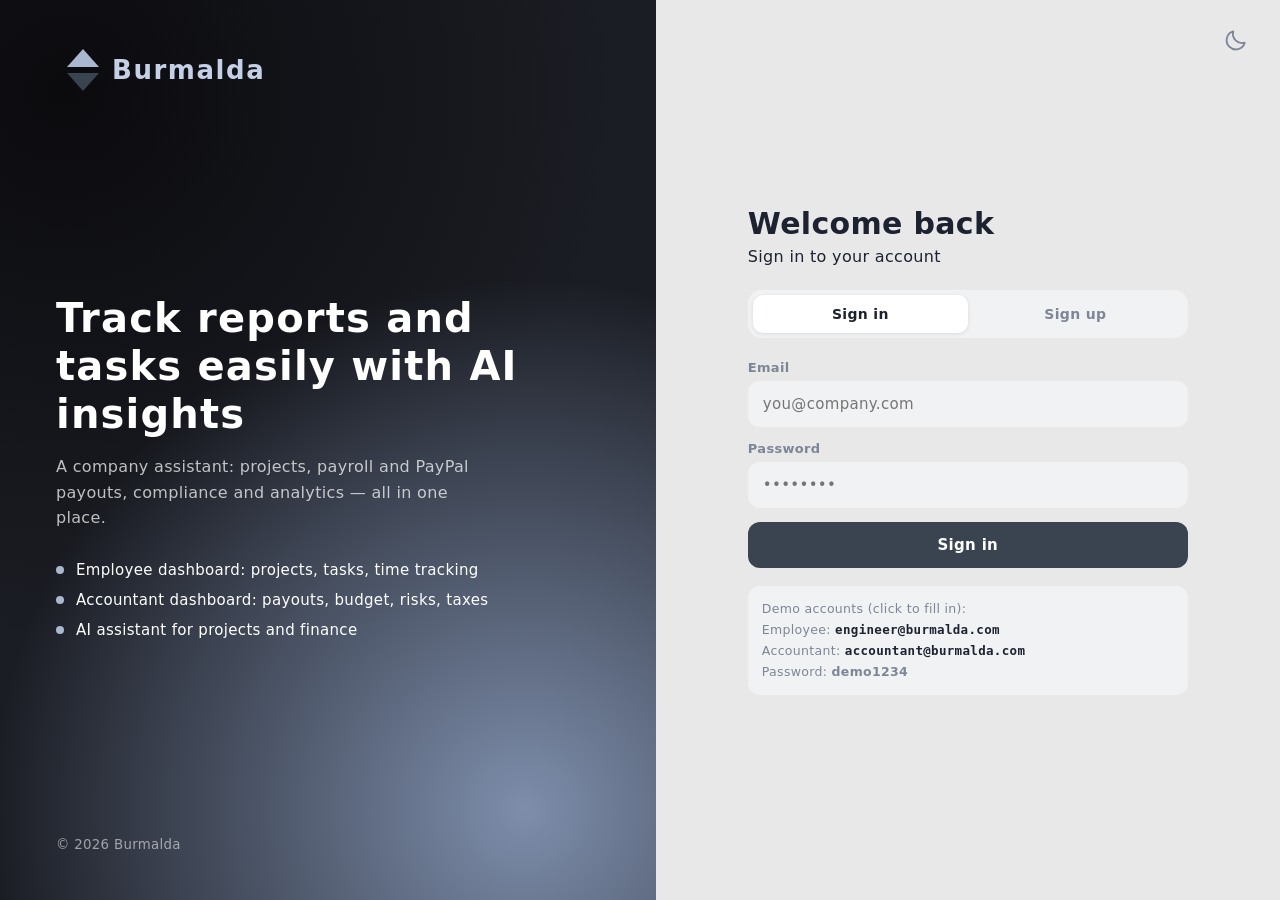
<file: accountant.html>
<!DOCTYPE html>
<html lang="ru">
<head>
  <meta charset="utf-8">
  <meta name="viewport" content="width=device-width, initial-scale=1, viewport-fit=cover">
  <title>Burmalda — Accountant</title>
  <script src="js/theme.js"></script>
  <link rel="stylesheet" href="css/style.css">
</head>
<body>
<script src="js/api.js"></script>
<script src="js/common.js"></script>
<script src="js/pages.js"></script>
<script src="js/accountant.js"></script>
</body>
</html>
</file>
<file: css/style.css>
/* ============ Burmalda — общий стиль ============ */
:root {
  --bg: #e8e8e9;
  --side: #f6f6f7;
  --surface: #ffffff;
  --surface-2: #f1f2f4;
  --text: #1c2230;
  --muted: #7d8696;
  --border: #e3e5e9;
  --accent: #a9b8d0;
  --accent-2: #8fa1bf;
  --slate: #3a4450;
  --heading-accent: #1f5a43;
  --brand: #8d9cba;
  --ok-bg: #e6f8ea;  --ok-fg: #1f9d55;
  --warn-bg: #fff4d6; --warn-fg: #c98a00;
  --bad-bg: #ffe4e4;  --bad-fg: #d33a3a;
  --shadow: 0 1px 2px rgba(20, 30, 50, .04);
  --radius: 22px;
  --font: "Inter", "Segoe UI", system-ui, -apple-system, Roboto, Arial, sans-serif;
}
[data-theme="dark"] {
  --bg: #141416;
  --side: #17171a;
  --surface: #1e1e22;
  --surface-2: #2a2a2f;
  --text: #f1f2f5;
  --muted: #8f97a6;
  --border: #2d2d33;
  --accent: #a9b8d0;
  --accent-2: #8fa1bf;
  --slate: #3d3d47;
  --heading-accent: #b7c6e0;
  --brand: #a9b8d0;
  --ok-bg: #173826;  --ok-fg: #5ee28f;
  --warn-bg: #3d3210; --warn-fg: #ffc94a;
  --bad-bg: #40191b;  --bad-fg: #ff7b7b;
  --shadow: none;
}

* { box-sizing: border-box; margin: 0; padding: 0; }
html { color-scheme: light; }
html[data-theme="dark"] { color-scheme: dark; }
body {
  font-family: var(--font);
  background: var(--bg);
  color: var(--text);
  min-height: 100vh;
  letter-spacing: .02em;
  -webkit-font-smoothing: antialiased;
  transition: background .25s, color .25s;
}
button { font: inherit; color: inherit; cursor: pointer; border: 0; background: none; letter-spacing: inherit; }
input, textarea, select { font: inherit; color: inherit; letter-spacing: inherit; }
a { color: inherit; text-decoration: none; }
svg { display: block; }
.sr-only { position: absolute; width: 1px; height: 1px; overflow: hidden; clip: rect(0 0 0 0); }

/* ---------- Каркас приложения ---------- */
.app { display: grid; grid-template-columns: 280px 1fr; min-height: 100vh; }
.sidebar {
  background: var(--side);
  border-right: 1px solid var(--border);
  padding: 22px 14px;
  display: flex; flex-direction: column; gap: 18px;
  position: sticky; top: 0; height: 100vh; overflow-y: auto;
}
.logo { display: flex; align-items: center; gap: 12px; padding: 0 10px 4px; }
.logo svg { width: 34px; height: 44px; }
.logo span { font-size: 26px; font-weight: 600; color: var(--brand); letter-spacing: .06em; }

.profile {
  position: relative; display: flex; align-items: center; gap: 12px;
  background: var(--surface-2); border-radius: 12px; padding: 12px 14px; width: 100%; text-align: left;
}
.profile .pname { font-weight: 600; font-size: 15px; }
.profile .prole { font-size: 13px; color: var(--muted); }
.profile .chev { margin-left: auto; width: 18px; height: 18px; color: var(--muted); }
.menu-pop {
  position: absolute; left: 0; right: 0; top: calc(100% + 6px); z-index: 20;
  background: var(--surface); border: 1px solid var(--border); border-radius: 12px; padding: 6px;
  box-shadow: 0 8px 24px rgba(0,0,0,.12); display: none;
}
.menu-pop.open { display: block; }
.menu-pop button { display: block; width: 100%; text-align: left; padding: 10px 12px; border-radius: 8px; font-size: 14px; }
.menu-pop button:hover { background: var(--surface-2); }

.nav-label { font-size: 15px; color: var(--muted); padding: 6px 12px 0; text-transform: uppercase; letter-spacing: .1em; }
.nav { display: flex; flex-direction: column; gap: 4px; }
.nav button {
  display: flex; align-items: center; gap: 12px; padding: 11px 12px; border-radius: 10px;
  font-size: 15px; font-weight: 500; color: var(--text); text-align: left; width: 100%;
}
.nav button svg { width: 20px; height: 20px; flex: none; opacity: .85; }
.nav button:hover { background: var(--surface-2); }
.nav button.active { background: var(--surface-2); font-weight: 700; }
.nav .radio { width: 18px; height: 18px; border: 1.5px solid var(--muted); border-radius: 50%; flex: none; }
.nav-spacer { height: 6px; }

.content { min-width: 0; display: flex; flex-direction: column; }
.topbar {
  display: flex; align-items: center; gap: 14px; padding: 16px 28px;
  background: var(--surface); border-bottom: 1px solid var(--border);
  position: sticky; top: 0; z-index: 10;
}
[data-theme="light"] .topbar { background: #f7f7f8; }
.burger { display: none; width: 40px; height: 40px; border-radius: 10px; align-items: center; justify-content: center; }
.burger svg { width: 24px; height: 24px; }
.top-title { flex: 1; min-width: 0; }
.top-title h1 { font-size: 20px; font-weight: 600; }
.top-title p { font-size: 15px; color: var(--muted); font-weight: 500; white-space: nowrap; overflow: hidden; text-overflow: ellipsis; }
.search {
  display: flex; align-items: center; gap: 10px; background: var(--surface-2);
  border-radius: 10px; padding: 0 14px; height: 46px; width: 330px; max-width: 34vw;
}
.search svg { width: 22px; height: 22px; color: var(--muted); flex: none; }
.search input { background: none; border: 0; outline: 0; width: 100%; font-size: 15px; }
.search input::placeholder { color: var(--muted); }
.icon-btn { width: 40px; height: 40px; border-radius: 50%; display: grid; place-items: center; color: var(--muted); }
.icon-btn:hover { background: var(--surface-2); color: var(--text); }
.icon-btn svg { width: 26px; height: 26px; }

.avatar {
  width: 40px; height: 40px; border-radius: 50%; flex: none; display: grid; place-items: center;
  color: #fff; font-weight: 700; font-size: 14px; letter-spacing: .02em;
  background: linear-gradient(135deg, #3d2a6b, #1a1a3a 55%, #6a4fb0);
}
.avatar.sm { width: 46px; height: 46px; font-size: 15px; }

main#view { padding: 24px 28px 40px; flex: 1; }

/* ---------- Карточки ---------- */
.card {
  background: var(--surface); border-radius: var(--radius); padding: 22px 24px;
  box-shadow: var(--shadow); min-width: 0; position: relative;
}
.card h2 { font-size: 20px; font-weight: 600; letter-spacing: .06em; }
.card .sub { color: var(--muted); font-size: 14px; }
.card.dark {
  color: #fff; border: 0;
  background:
    radial-gradient(circle at 80% 85%, rgba(150,170,205,.85), transparent 55%),
    radial-gradient(circle at 15% 15%, #0d0d10, transparent 60%), #1d1f26;
}
.card.dark .sub { color: rgba(255,255,255,.7); }
.grid { display: grid; gap: 22px; }
.stack { display: flex; flex-direction: column; gap: 22px; min-width: 0; }
.row-head { display: flex; align-items: flex-start; justify-content: space-between; gap: 12px; }

.arrow-btn {
  width: 40px; height: 40px; border-radius: 50%; border: 1.5px solid var(--text);
  display: grid; place-items: center; flex: none;
}
.arrow-btn svg { width: 18px; height: 18px; }
.arrow-btn:hover { background: var(--text); color: var(--surface); }
.card.dark .arrow-btn { border-color: #fff; }

.stat-big { font-size: 64px; font-weight: 600; line-height: 1; margin: 18px 0 20px; letter-spacing: .04em; }
.stat-big small { font-size: 22px; font-weight: 600; margin-left: 14px; vertical-align: top; position: relative; top: 4px; }
.stat-note { display: flex; align-items: center; gap: 10px; font-size: 15px; color: var(--heading-accent); }
[data-theme="dark"] .stat-note { color: var(--text); }
.chip {
  display: inline-flex; align-items: center; gap: 3px; border: 1.5px solid currentColor;
  border-radius: 5px; padding: 0 5px; font-size: 11px; line-height: 16px; color: var(--text);
}

.pill-btns { display: flex; gap: 14px; margin-top: 4px; }
.pill {
  background: #fff; color: #1f5a43; border-radius: 999px; padding: 13px 0; flex: 1;
  font-size: 14px; font-weight: 600; letter-spacing: .06em;
}
.pill:hover { filter: brightness(.94); }
.btn-outline {
  border: 1.5px solid var(--text); border-radius: 999px; padding: 12px 24px; font-size: 14px; font-weight: 600;
}
.btn-outline:hover { background: var(--text); color: var(--surface); }
.btn {
  background: var(--slate); color: #fff; border-radius: 12px; padding: 14px 20px; font-weight: 600; font-size: 15px; width: 100%;
  transition: filter .15s;
}
[data-theme="dark"] .btn { background: var(--accent); color: #12151c; }
.btn:hover { filter: brightness(1.12); }
.btn:disabled { opacity: .6; cursor: wait; }

/* ---------- Сотрудник: аналитика ---------- */
.week { display: flex; justify-content: space-between; align-items: flex-end; height: 215px; padding: 24px 6px 0; }
.day { display: flex; flex-direction: column; align-items: center; gap: 12px; width: 14%; position: relative; }
.pillbar { width: 64px; border-radius: 40px; position: relative; transition: height .5s; }
.pillbar.hatched {
  background: repeating-linear-gradient(135deg, transparent 0 5px, var(--text) 5px 6.5px);
  border: 1.5px solid var(--text); opacity: .9;
}
.pillbar.light { background: var(--accent); }
.pillbar.mid { background: #5f6368; }
.pillbar.dark { background: var(--slate); }
[data-theme="dark"] .pillbar.dark { background: #3b3b47; }
.day .lbl { font-size: 24px; font-weight: 400; }
.tip {
  position: absolute; top: -22px; left: 50%; transform: translateX(-50%); font-size: 10px;
  padding: 1px 6px; border-radius: 4px; background: var(--ok-bg); color: var(--ok-fg); border: 1px solid var(--ok-fg);
}

/* ---------- Команда ---------- */
.member { display: flex; align-items: center; gap: 16px; padding: 12px 0; }
.member .mi { flex: 1; min-width: 0; }
.member .mn { font-weight: 600; font-size: 17px; }
.member .mt { font-size: 14px; color: var(--muted); }
.member .mt b { color: var(--text); font-weight: 700; }
.badge { font-size: 11px; padding: 3px 12px; border-radius: 4px; border: 1px solid; white-space: nowrap; }
.badge.progress { background: var(--warn-bg); color: var(--warn-fg); border-color: var(--warn-fg); }
.badge.pending  { background: var(--bad-bg);  color: var(--bad-fg);  border-color: var(--bad-fg); }
.badge.completed{ background: var(--ok-bg);   color: var(--ok-fg);   border-color: var(--ok-fg); }
.av-1 { background: linear-gradient(135deg,#e9a23b,#a8561f); }
.av-2 { background: linear-gradient(135deg,#6b8f71,#2f4f3a); }
.av-3 { background: linear-gradient(135deg,#c76d9a,#7a2f5c); }
.av-4 { background: linear-gradient(135deg,#d65a3a,#7b2a14); }
.av-5 { background: linear-gradient(135deg,#4f7fd0,#1f3f7a); }

/* ---------- AI чат ---------- */
.ai-card { display: flex; flex-direction: column; }
.ai-hello { text-align: center; padding: 14px 0 12px; }
.ai-hello .mark { width: 34px; height: 44px; margin: 6px auto 8px; }
.ai-hello .hi { color: var(--heading-accent); font-size: 21px; font-weight: 500; }
.ai-hello h3 { color: var(--heading-accent); font-size: 25px; font-weight: 700; letter-spacing: .06em; margin-top: 2px; }
.ai-hello p { color: var(--muted); font-size: 12.5px; max-width: 420px; margin: 12px auto 0; line-height: 1.6; opacity: .85; }
.chat-log { display: none; flex-direction: column; gap: 10px; max-height: 230px; overflow-y: auto; padding: 14px 2px; }
.chat-log.has { display: flex; }
.msg { max-width: 82%; padding: 10px 14px; border-radius: 14px; font-size: 14px; line-height: 1.5; white-space: pre-wrap; }
.msg.me { align-self: flex-end; background: var(--slate); color: #fff; border-bottom-right-radius: 4px; }
[data-theme="dark"] .msg.me { background: var(--accent); color: #12151c; }
.msg.ai { align-self: flex-start; background: var(--surface-2); border-bottom-left-radius: 4px; }
.composer { background: var(--surface-2); border-radius: 12px; padding: 14px 16px 10px; margin-top: auto; }
.composer textarea { width: 100%; resize: none; border: 0; outline: 0; background: none; font-size: 14px; height: 38px; }
.composer textarea::placeholder { color: var(--muted); }
.composer .tools { display: flex; align-items: center; gap: 8px; }
.composer .tools button { width: 30px; height: 30px; border-radius: 50%; background: var(--surface); display: grid; place-items: center; color: var(--muted); }
.composer .tools button svg { width: 16px; height: 16px; }
.composer .tools .send { margin-left: auto; background: var(--slate); color: #fff; }
[data-theme="dark"] .composer .tools .send { background: var(--accent); color: #12151c; }

/* ---------- Прогресс и таймер ---------- */
.gauge-wrap {
  display: flex; flex-direction: column; align-items: center;
  width: 100%; margin-top: 14px;
}
.gauge { position: relative; width: 100%; max-width: 250px; }
.gauge svg { display: block; width: 100%; height: auto; overflow: visible; }
.gauge .center { position: absolute; left: 0; right: 0; bottom: 4px; text-align: center; }
.gauge .center b { font-size: 40px; font-weight: 600; display: block; line-height: 1; }
.gauge .center span { font-size: 12px; color: var(--accent-2); }
.legend {
  display: flex; justify-content: center; gap: 16px 22px;
  margin-top: 18px; font-size: 10px; flex-wrap: wrap;
  width: 100%; text-align: center;
}
.legend i { display: inline-block; width: 13px; height: 13px; border-radius: 50%; margin-right: 6px; vertical-align: -3px; }
.legend i.hatch { border-radius: 2px; background: repeating-linear-gradient(135deg, transparent 0 2px, var(--text) 2px 3px); }
.legend i.l1 { background: var(--accent); } .legend i.l2 { background: #5f6368; } .legend i.l3 { background: var(--heading-accent); }

.tracker {
  color: #fff; display: flex; flex-direction: column; justify-content: space-between; min-height: 300px;
  background:
    radial-gradient(ellipse at 20% 100%, rgba(200,215,240,.9), transparent 55%),
    radial-gradient(ellipse at 90% 90%, rgba(120,140,175,.6), transparent 50%), #0a0a0d;
}
.tracker .time { font-size: clamp(30px, 2.9vw, 52px); font-weight: 500; letter-spacing: 0; white-space: nowrap; text-align: center; margin-top: 24px; font-variant-numeric: tabular-nums; }
.tracker .ctrls { display: flex; justify-content: center; gap: 16px; }
.tracker .ctrls button {
  width: 78px; height: 78px; border-radius: 50%; background: rgba(60,66,78,.82); display: grid; place-items: center;
  backdrop-filter: blur(6px);
}
.tracker .ctrls button:hover { background: rgba(80,88,104,.9); }
.tracker .ctrls svg { width: 34px; height: 34px; }

/* ---------- Бухгалтер ---------- */
.pay-top { display: grid; grid-template-columns: auto 1fr; gap: 18px; align-items: center; }
.pay-top .stat-big { font-size: 58px; margin: 16px 0 14px; }
.badge-dark { display: inline-flex; gap: 8px; align-items: center; background: var(--slate); color: #fff; font-size: 12px; padding: 5px 12px; border-radius: 6px; }
[data-theme="dark"] .badge-dark { background: var(--surface-2); }
.paypal { font-weight: 800; font-style: italic; color: #1b4ea8; font-size: 18px; letter-spacing: 0; }
.paypal b { color: #1d9bd8; }
[data-theme="dark"] .paypal { color: #6aa2ff; }
.card-foot { display: flex; justify-content: space-between; align-items: flex-end; margin-top: 8px; }
.muted-lg { color: var(--muted); font-size: 18px; }
.round-actions { display: flex; gap: 12px; }
.round-actions div { text-align: center; font-size: 8.5px; color: var(--muted); }
.round-actions button { width: 38px; height: 38px; border-radius: 50%; background: var(--slate); color: #fff; display: grid; place-items: center; margin: 0 auto 5px; }
.round-actions button svg { width: 18px; height: 18px; }
.alert-box { text-align: center; padding-top: 6px; }
.alert-box svg { width: 70px; height: 70px; margin: 8px auto; color: var(--slate); }
[data-theme="dark"] .alert-box svg { color: var(--accent); }
.alert-box b { display: block; font-size: 17px; font-weight: 600; margin-bottom: 4px; }
.alert-box a { display: block; margin-top: 14px; font-size: 12px; color: var(--accent-2); cursor: pointer; }
.donut-wrap { display: flex; align-items: center; gap: 14px; margin-top: 10px; }
.donut { position: relative; width: 132px; height: 132px; flex: none; }
.donut .dc { position: absolute; inset: 0; display: grid; place-content: center; text-align: center; }
.donut .dc b { font-size: 28px; font-weight: 600; line-height: 1; }
.donut .dc span { font-size: 12px; font-weight: 600; }
.donut-list { font-size: 10.5px; line-height: 1.5; }
.donut-list li { margin-bottom: 12px; list-style: none; padding-left: 10px; position: relative; }
.donut-list li::before { content: ""; position: absolute; left: 0; top: 6px; width: 4px; height: 4px; border-radius: 50%; background: var(--text); }
.link { color: var(--text); font-size: 13px; cursor: pointer; text-decoration: none; display: inline-block; margin-top: 8px; }
.link:hover { text-decoration: underline; }
.card.cash {
  display: flex; flex-direction: column; min-height: 0; height: 100%;
  align-self: stretch;
}
.card.cash .row-head { flex: none; align-items: center; margin-bottom: 2px; }
.card.cash .cf-chart-wrap {
  flex: 1 1 0%;
  min-height: 0;
  position: relative;
  width: 100%;
  margin-top: 2px;
}
.card.cash .cf-chart {
  position: absolute;
  inset: 0;
  width: 100%;
  height: 100%;
  display: block;
}
.cf-legend { display: flex; justify-content: flex-end; gap: 22px; font-size: 12px; margin: 0; flex: none; }
.cf-legend span::before { content: ""; display: inline-block; width: 6px; height: 6px; border-radius: 50%; background: var(--text); margin-right: 8px; vertical-align: 1px; }
.cf-legend .f2::before { background: #6b7280; }
.cf-legend .f3::before { background: none; width: 16px; height: 0; border-radius: 0; border-top: 2px dashed var(--text); vertical-align: 4px; }
.tx { display: grid; grid-template-columns: 38px 1fr auto; gap: 10px; align-items: center; padding: 12px 0; border-bottom: 1px solid var(--border); }
.tx:last-child { border-bottom: 0; }
.tx .ti { width: 38px; height: 38px; border-radius: 10px; display: grid; place-items: center; font-size: 11px; font-weight: 700; color: #fff; }
.tx .tn { font-size: 12px; font-weight: 600; }
.tx .td { font-size: 9.5px; color: var(--muted); }
.tx .ta { font-size: 12px; font-weight: 700; text-align: right; }
.tx .ta small { display: block; font-size: 8.5px; font-weight: 500; color: var(--accent-2); }
.scroll-list { max-height: 400px; overflow-y: auto; margin-top: 8px; }
.more { display: block; margin: 6px auto 0; color: var(--accent-2); }
.more svg { width: 24px; height: 24px; }
.dept { margin: 14px 0; }
.dept .dn { font-size: 15px; font-weight: 500; color: var(--slate); }
[data-theme="dark"] .dept .dn { color: var(--muted); }
.dept .dv { font-size: 15px; font-weight: 600; margin: 4px 0 8px; }
.bar { height: 5px; background: var(--surface-2); border-radius: 5px; overflow: hidden; }
.bar i { display: block; height: 100%; border-radius: 5px; background: var(--accent-2); }
.savings { font-size: 56px; font-weight: 700; margin: 14px 0 2px; letter-spacing: .02em; }
.save-bars { display: flex; align-items: flex-end; gap: 14px; height: 150px; margin-top: 12px; }
.save-bars div { flex: 1; border-radius: 12px 12px 0 0; background: linear-gradient(180deg, var(--accent-2), rgba(169,184,208,.15)); }
.save-lbl { display: flex; gap: 14px; margin-top: 10px; border-top: 1px solid var(--border); padding-top: 8px; }
.save-lbl span { flex: 1; text-align: center; font-size: 22px; color: var(--slate); }
[data-theme="dark"] .save-lbl span { color: var(--muted); }
.tag { background: var(--surface-2); color: var(--accent-2); font-size: 13px; padding: 6px 12px; border-radius: 6px; font-weight: 600; }
.footnote { text-align: center; font-size: 10px; color: var(--accent-2); margin-top: 10px; }

/* ---------- Модальные окна и тосты ---------- */
.overlay { position: fixed; inset: 0; background: rgba(10,12,20,.5); display: grid; place-items: center; z-index: 100; padding: 16px; animation: fade .15s; }
.modal { background: var(--surface); border-radius: 20px; padding: 26px; width: 100%; max-width: 440px; box-shadow: 0 20px 60px rgba(0,0,0,.3); }
.modal h3 { font-size: 20px; margin-bottom: 4px; }
.modal .sub { margin-bottom: 18px; }
.modal-actions { display: flex; gap: 10px; margin-top: 22px; justify-content: flex-end; }
.modal-actions .btn { width: auto; padding: 12px 22px; }
.btn.ghost { background: var(--surface-2); color: var(--text); }
.theme-opts { display: grid; grid-template-columns: repeat(3, 1fr); gap: 10px; }
.theme-opts button { border: 2px solid var(--border); border-radius: 14px; padding: 14px 8px; display: flex; flex-direction: column; align-items: center; gap: 8px; font-size: 14px; font-weight: 500; }
.theme-opts button svg { width: 26px; height: 26px; }
.theme-opts button.on { border-color: var(--accent-2); background: var(--surface-2); font-weight: 700; }
.toast { position: fixed; bottom: 24px; left: 50%; transform: translateX(-50%); background: var(--slate); color: #fff; padding: 12px 20px; border-radius: 12px; font-size: 14px; z-index: 200; animation: fade .2s; max-width: 90vw; box-shadow: 0 8px 24px rgba(0,0,0,.25); }
@keyframes fade { from { opacity: 0; transform: translate(-50%, 6px); } }
.overlay { animation: fadeo .15s; } @keyframes fadeo { from { opacity: 0; } }

.field { display: flex; flex-direction: column; gap: 6px; margin-bottom: 14px; }
.field label { font-size: 13px; font-weight: 600; color: var(--muted); }
.field input, .field select {
  background: var(--surface-2); border: 1.5px solid transparent; border-radius: 12px; padding: 13px 14px; font-size: 15px; outline: 0; width: 100%;
}
.field input:focus, .field select:focus { border-color: var(--accent-2); }
.field .err { font-size: 12px; color: var(--bad-fg); min-height: 0; }

.placeholder-view { display: grid; place-items: center; text-align: center; min-height: 55vh; }
.placeholder-view .card { max-width: 480px; padding: 40px; }
.placeholder-view h2 { margin-bottom: 8px; }

/* ---------- Страница входа ---------- */
.auth { display: grid; grid-template-columns: 1.05fr 1fr; min-height: 100vh; }
.auth-hero {
  background:
    radial-gradient(circle at 80% 90%, rgba(150,170,205,.8), transparent 55%),
    radial-gradient(circle at 10% 10%, #0b0b0e, transparent 55%), #1b1d24;
  color: #fff; padding: 48px 56px; display: flex; flex-direction: column; justify-content: space-between;
}
.auth-hero .logo span { color: #c5d0e6; }
.auth-hero h2 { font-size: 40px; line-height: 1.2; font-weight: 600; letter-spacing: .03em; max-width: 480px; }
.auth-hero p { color: rgba(255,255,255,.72); margin-top: 16px; max-width: 440px; line-height: 1.6; }
.feat { display: flex; flex-direction: column; gap: 12px; margin-top: 30px; font-size: 15px; }
.feat div { display: flex; gap: 12px; align-items: center; }
.feat i { width: 8px; height: 8px; border-radius: 50%; background: #a9b8d0; flex: none; }
.auth-side { display: grid; place-items: center; padding: 32px 20px; position: relative; }
.auth-theme { position: absolute; top: 20px; right: 24px; }
.auth-box { width: 100%; max-width: 440px; }
.auth-box h1 { font-size: 30px; font-weight: 600; }
.auth-box .sub { margin: 6px 0 24px; }
.tabs { display: grid; grid-template-columns: 1fr 1fr; background: var(--surface-2); border-radius: 14px; padding: 5px; margin-bottom: 22px; }
.tabs button { padding: 11px; border-radius: 10px; font-weight: 600; font-size: 14px; color: var(--muted); }
.tabs button.on { background: var(--surface); color: var(--text); box-shadow: 0 1px 4px rgba(0,0,0,.1); }
.role-pick { display: grid; grid-template-columns: 1fr 1fr; gap: 10px; margin-bottom: 16px; }
.role-pick button { border: 2px solid var(--border); border-radius: 14px; padding: 14px 12px; text-align: left; }
.role-pick button b { display: block; font-size: 15px; margin-bottom: 2px; }
.role-pick button span { font-size: 12px; color: var(--muted); }
.role-pick button.on { border-color: var(--accent-2); background: var(--surface-2); }
.two { display: grid; grid-template-columns: 1fr 1fr; gap: 12px; }
.auth-msg { font-size: 13px; margin-bottom: 12px; padding: 10px 12px; border-radius: 10px; display: none; }
.auth-msg.show { display: block; }
.auth-msg.err { background: var(--bad-bg); color: var(--bad-fg); }
.auth-msg.ok { background: var(--ok-bg); color: var(--ok-fg); }
.demo { margin-top: 18px; font-size: 12.5px; color: var(--muted); background: var(--surface-2); padding: 12px 14px; border-radius: 12px; line-height: 1.7; }
.demo code { color: var(--text); font-weight: 600; cursor: pointer; }
.auth-bg-light { background: var(--surface); }

/* ---------- Адаптив ---------- */
@media (max-width: 1280px) {
  .g-top-emp { grid-template-columns: repeat(2, 1fr) !important; }
  .g-main-emp { grid-template-columns: 1fr !important; }
  .g-top-acc { grid-template-columns: 1fr 1fr !important; }
  .g-top-acc > :first-child { grid-column: 1 / -1; }
  .g-mid-acc { grid-template-columns: 1fr 1fr !important; }
  .g-mid-acc .cash { grid-column: 1 / -1; order: -1; }
}
@media (max-width: 900px) {
  .app { grid-template-columns: 1fr; }
  .sidebar { position: fixed; left: 0; top: 0; z-index: 60; width: 290px; transform: translateX(-100%); transition: transform .25s; box-shadow: 0 0 40px rgba(0,0,0,.3); }
  .sidebar.open { transform: none; }
  .burger { display: grid; }
  .topbar { padding: 12px 16px; }
  .search { display: none; }
  main#view { padding: 16px; }
  .auth { grid-template-columns: 1fr; }
  .auth-hero { display: none; }
}
@media (max-width: 640px) {
  .g-top-emp, .g-top-acc, .g-mid-acc, .g-bot-acc, .sub-grid { grid-template-columns: 1fr !important; }
  .stat-big { font-size: 48px; }
  .pay-top { grid-template-columns: 1fr; }
  .top-title p { display: none; }
  .two { grid-template-columns: 1fr; }
  .pillbar { width: 38px; } .day .lbl { font-size: 18px; }
}

/* =====================================================================
   v2: выравнивание, раскрытие виджетов, новые страницы
   ===================================================================== */

/* нижние виджеты заканчиваются в одной линии */
.g-main-emp > .stack > :last-child,
.g-mid-acc > .stack > :last-child { flex: 1; }
.g-main-emp .sub-grid { align-items: stretch; }
.g-main-emp .sub-grid > .card { height: 100%; }
.g-main-emp .tracker { min-height: 0; }
.g-mid-acc { align-items: stretch; }
.g-mid-acc > .card { min-height: 0; }

/* кнопки меню с иконками */
.nav .nav-ic svg { opacity: .85; }

/* раскрываемые карточки */
.expandable { cursor: pointer; transition: transform .18s ease, box-shadow .18s ease; }
.expandable:hover { transform: translateY(-2px); box-shadow: 0 10px 28px rgba(20,30,50,.12); }
[data-theme="dark"] .expandable:hover { box-shadow: 0 10px 28px rgba(0,0,0,.45); }
.expandable:focus-visible, .nav button:focus-visible, .btn:focus-visible, .chip-btn:focus-visible, button:focus-visible { outline: 2px solid var(--accent-2); outline-offset: 2px; }
body.noscroll { overflow: hidden; }
.xov { position: fixed; inset: 0; z-index: 90; background: rgba(10,12,20,.55); backdrop-filter: blur(3px); display: grid; place-items: center; padding: 20px; }
.xcard { background: var(--surface); color: var(--text); border-radius: var(--radius); width: min(980px, 100%); max-height: calc(100vh - 40px); display: flex; flex-direction: column; box-shadow: 0 30px 80px rgba(0,0,0,.4); overflow: hidden; will-change: transform; }
.xhead { display: flex; justify-content: space-between; align-items: center; padding: 20px 20px 4px 28px; }
.xhead h2 { font-size: 22px; font-weight: 600; letter-spacing: .06em; }
.xbody { padding: 8px 28px 28px; overflow-y: auto; min-width: 0; }
.xstats { display: grid; grid-template-columns: repeat(auto-fit, minmax(150px, 1fr)); gap: 12px; margin: 8px 0 6px; }
.xstat { background: var(--surface-2); border-radius: 14px; padding: 14px 16px; }
.xstat span { display: block; font-size: 12px; color: var(--muted); }
.xstat b { display: block; margin-top: 4px; font-size: 24px; font-weight: 600; font-variant-numeric: tabular-nums; }
.xsec { font-size: 12px; text-transform: uppercase; letter-spacing: .12em; color: var(--muted); margin: 22px 0 6px; font-weight: 600; }
.xrow { display: grid; grid-template-columns: 1fr auto; gap: 2px 16px; align-items: center; padding: 11px 0; border-bottom: 1px solid var(--border); font-size: 14px; }
.xrow:last-child { border-bottom: 0; }
.xrow .s { color: var(--muted); font-size: 12px; }
.xrow .v { font-weight: 600; font-variant-numeric: tabular-nums; text-align: right; }
.xrow .full { grid-column: 1 / -1; }
.xtwo { display: grid; grid-template-columns: 1fr 1fr; gap: 0 32px; }
.xnote { background: var(--surface-2); border-radius: 14px; padding: 14px 16px; font-size: 14px; line-height: 1.6; margin-top: 18px; }
.xnote b { color: var(--heading-accent); }
[data-theme="dark"] .xnote b { color: var(--accent); }
.xfoot { display: flex; gap: 10px; margin-top: 22px; flex-wrap: wrap; }

/* общие элементы страниц */
.page-head { display: flex; align-items: flex-end; justify-content: space-between; gap: 16px; flex-wrap: wrap; margin-bottom: 22px; }
.page-head h1 { font-size: 26px; font-weight: 600; letter-spacing: .04em; }
.page-head p { color: var(--muted); font-size: 14px; margin-top: 4px; }
.head-actions { display: flex; gap: 10px; flex-wrap: wrap; align-items: center; }
.btn.sm { width: auto; padding: 10px 18px; font-size: 13px; border-radius: 10px; }
.btn.line { background: transparent; color: var(--text); border: 1.5px solid var(--text); }
[data-theme="dark"] .btn.line { background: transparent; color: var(--text); }
.btn.line:hover { background: var(--text); color: var(--surface); filter: none; }
.btn.paypal-btn { background: #ffc439; color: #1a1a1a; }
.btn.paypal-btn:hover { filter: brightness(.96); }
[data-theme="dark"] .btn.paypal-btn { background: #ffc439; color: #1a1a1a; }
.kpis { display: grid; grid-template-columns: repeat(4, 1fr); gap: 22px; margin-bottom: 22px; }
.kpi .lbl { font-size: 13px; color: var(--muted); font-weight: 500; }
.kpi .val { font-size: 34px; font-weight: 600; margin-top: 8px; font-variant-numeric: tabular-nums; letter-spacing: .02em; }
.kpi .val small { font-size: 14px; font-weight: 600; margin-left: 6px; color: var(--muted); }
.kpi .hint { font-size: 12px; color: var(--muted); margin-top: 6px; }
.kpi .hint.up { color: var(--ok-fg); }
.split { display: grid; grid-template-columns: 1.7fr 1fr; gap: 22px; align-items: start; }
.split.even { grid-template-columns: 1fr 1fr; }
.tbl-wrap { overflow-x: auto; margin: 0 -8px; }
table.tbl { width: 100%; border-collapse: collapse; font-size: 14px; min-width: 580px; }
.tbl th { text-align: left; font-size: 11px; font-weight: 600; color: var(--muted); text-transform: uppercase; letter-spacing: .1em; padding: 10px 8px; border-bottom: 1px solid var(--border); white-space: nowrap; }
.tbl td { padding: 13px 8px; border-bottom: 1px solid var(--border); vertical-align: middle; }
.tbl tbody tr:last-child td { border-bottom: 0; }
.tbl .num { text-align: right; font-variant-numeric: tabular-nums; white-space: nowrap; }
.tbl tbody tr.click { cursor: pointer; }
.tbl tbody tr.click:hover td { background: var(--surface-2); }
.tbl tfoot td { font-weight: 700; border-top: 2px solid var(--border); border-bottom: 0; }
.who { display: flex; align-items: center; gap: 12px; min-width: 0; }
.who .avatar { width: 36px; height: 36px; font-size: 12px; }
.who b { display: block; font-weight: 600; }
.who span { display: block; font-size: 12px; color: var(--muted); }
.badge.todo { background: var(--surface-2); color: var(--muted); border-color: var(--border); }
.badge.paid { background: var(--ok-bg); color: var(--ok-fg); border-color: var(--ok-fg); }
.badge.unpaid { background: var(--bad-bg); color: var(--bad-fg); border-color: var(--bad-fg); }
.badge.sched { background: var(--warn-bg); color: var(--warn-fg); border-color: var(--warn-fg); }
.badge.failed { background: var(--bad-bg); color: var(--bad-fg); border-color: var(--bad-fg); }
.bar.lg { height: 8px; }
.seg { display: inline-flex; background: var(--surface-2); border-radius: 12px; padding: 4px; gap: 2px; flex-wrap: wrap; }
.seg button { padding: 8px 16px; border-radius: 9px; font-size: 13px; font-weight: 600; color: var(--muted); }
.seg button.on { background: var(--surface); color: var(--text); box-shadow: 0 1px 4px rgba(0,0,0,.12); }
.toolbar { display: flex; gap: 14px; align-items: center; flex-wrap: wrap; margin-bottom: 16px; }
.toolbar .search { width: 280px; max-width: 100%; background: var(--surface-2); }
.pp { display: inline-flex; align-items: center; gap: 6px; font-size: 12px; color: var(--muted); }
.pp .paypal { font-size: 14px; }
.amt-in { color: var(--ok-fg); font-weight: 700; }
.amt-out { font-weight: 700; }
.empty { text-align: center; color: var(--muted); padding: 36px 0; font-size: 14px; }
.list-card h2 { margin-bottom: 6px; }

/* AI Burmalda */
.ai-page { display: grid; grid-template-columns: 290px 1fr; gap: 22px; height: calc(100vh - 134px); min-height: 520px; }
.ai-side { display: flex; flex-direction: column; gap: 22px; min-height: 0; }
.ai-side .card { padding: 18px; }
.ai-side .card.grow { flex: 1; overflow-y: auto; min-height: 0; }
.ai-side h3 { font-size: 12px; text-transform: uppercase; letter-spacing: .12em; color: var(--muted); font-weight: 600; margin-bottom: 10px; }
.hist { display: flex; flex-direction: column; gap: 2px; }
.hist button { text-align: left; width: 100%; padding: 10px 12px; border-radius: 10px; font-size: 14px; white-space: nowrap; overflow: hidden; text-overflow: ellipsis; }
.hist button:hover, .hist button.on { background: var(--surface-2); }
.hist button.on { font-weight: 700; }
.ai-main { display: flex; flex-direction: column; min-height: 0; padding: 0; overflow: hidden; }
.ai-bar { display: flex; align-items: center; gap: 14px; padding: 16px 24px; border-bottom: 1px solid var(--border); }
.ai-bar .mark { width: 26px; height: 34px; }
.ai-bar h2 { font-size: 18px; }
.ai-bar .sub { font-size: 12px; display: flex; align-items: center; gap: 8px; margin-top: 2px; }
.dot { width: 8px; height: 8px; border-radius: 50%; background: var(--ok-fg); display: inline-block; }
.ai-bar .pp { margin-left: auto; }
.ai-thread { flex: 1; overflow-y: auto; padding: 24px; display: flex; flex-direction: column; gap: 14px; min-height: 0; }
.ai-thread .ai-hello { margin: auto; }
.ai-thread .msg { max-width: min(640px, 86%); font-size: 15px; line-height: 1.6; }
.ai-thread .msg small { display: block; font-size: 11px; opacity: .6; margin-top: 4px; }
.ai-compose { padding: 14px 24px 20px; border-top: 1px solid var(--border); display: flex; flex-direction: column; gap: 12px; }
.chips { display: flex; flex-wrap: wrap; gap: 8px; }
.chip-btn { border: 1.5px solid var(--border); border-radius: 999px; padding: 8px 14px; font-size: 13px; text-align: left; }
.chip-btn:hover { border-color: var(--accent-2); background: var(--surface-2); }
.ai-compose .composer { margin: 0; }
.typing { display: inline-flex; gap: 4px; padding: 4px 0; }
.typing i { width: 7px; height: 7px; border-radius: 50%; background: var(--muted); animation: blink 1s infinite; }
.typing i:nth-child(2) { animation-delay: .15s; } .typing i:nth-child(3) { animation-delay: .3s; }
@keyframes blink { 0%, 80%, 100% { opacity: .25; } 40% { opacity: 1; } }

/* задачи сотрудника */
.board { display: grid; grid-template-columns: repeat(3, 1fr); gap: 22px; align-items: start; }
.col-head { display: flex; justify-content: space-between; align-items: center; }
.col-head .count { font-size: 12px; background: var(--surface-2); border-radius: 999px; padding: 2px 10px; color: var(--muted); font-weight: 600; }
.task { background: var(--surface-2); border-radius: 14px; padding: 14px 16px; margin-top: 12px; cursor: pointer; width: 100%; text-align: left; display: block; transition: transform .15s; }
.task:hover { transform: translateY(-2px); }
.task b { display: block; font-size: 15px; font-weight: 600; margin-bottom: 4px; }
.task .meta { display: flex; justify-content: space-between; gap: 10px; font-size: 12px; color: var(--muted); margin-top: 10px; align-items: center; }
.task .prio { font-weight: 700; }
.prio.high { color: var(--bad-fg); } .prio.mid { color: var(--warn-fg); } .prio.low { color: var(--ok-fg); }
.col-empty { font-size: 13px; color: var(--muted); padding: 18px 4px; }

/* отчёты */
.rep-grid { display: grid; grid-template-columns: repeat(auto-fill, minmax(280px, 1fr)); gap: 22px; }
.rep { display: flex; flex-direction: column; gap: 12px; }
.rep .ri { width: 44px; height: 44px; border-radius: 12px; background: var(--surface-2); display: grid; place-items: center; color: var(--accent-2); }
.rep .ri svg { width: 22px; height: 22px; }
.rep h3 { font-size: 17px; font-weight: 600; }
.rep p { font-size: 13px; color: var(--muted); line-height: 1.5; }
.rep .row { display: flex; gap: 8px; margin-top: auto; align-items: center; flex-wrap: wrap; }
.fmt { font-size: 11px; font-weight: 700; border: 1px solid var(--border); border-radius: 5px; padding: 2px 7px; color: var(--muted); }
.ai-sum { background: linear-gradient(135deg, rgba(169,184,208,.22), rgba(169,184,208,.06)); border: 1px solid var(--border); }
.ai-sum h2 { display: flex; align-items: center; gap: 10px; }
.ai-sum h2 svg { width: 22px; height: 22px; color: var(--accent-2); }
.ai-sum ul { list-style: none; margin-top: 14px; display: flex; flex-direction: column; gap: 12px; }
.ai-sum li { font-size: 14px; line-height: 1.55; padding-left: 18px; position: relative; }
.ai-sum li::before { content: ""; position: absolute; left: 0; top: .6em; width: 7px; height: 7px; border-radius: 50%; background: var(--accent-2); }
.ai-sum li.warn::before { background: var(--warn-fg); }
.ai-sum li.good::before { background: var(--ok-fg); }
.ai-sum .src { font-size: 11px; color: var(--muted); margin-top: 14px; }
.cols-bars { display: flex; align-items: flex-end; gap: 12px; height: 150px; margin-top: 14px; }
.cols-bars div { flex: 1; display: flex; flex-direction: column; align-items: center; justify-content: flex-end; gap: 6px; height: 100%; font-size: 11px; color: var(--muted); }
.cols-bars i { display: block; flex: none; width: 100%; border-radius: 10px 10px 0 0; background: linear-gradient(180deg, var(--accent-2), rgba(169,184,208,.25)); height: max(4px, calc((100% - 44px) * var(--r, 1))); }
.cols-bars div.cur i { background: var(--slate); }
[data-theme="dark"] .cols-bars div.cur i { background: var(--accent); }
.cols-bars em { font-style: normal; font-weight: 600; color: var(--text); font-size: 11px; font-variant-numeric: tabular-nums; }

/* кошелёк / finance */
.wallet-card { min-height: 230px; display: flex; flex-direction: column; justify-content: space-between; }
.wallet-card .stat-big { margin: 14px 0 10px; }
.paybox { display: flex; flex-direction: column; gap: 12px; }
.pay-acc { display: flex; align-items: center; gap: 12px; background: var(--surface-2); border-radius: 12px; padding: 12px 14px; font-size: 14px; }
.pay-acc .paypal { font-size: 16px; }
.pay-acc span { margin-left: auto; color: var(--ok-fg); font-size: 12px; font-weight: 600; }
.alloc { margin: 14px 0; }
.alloc .top { display: flex; justify-content: space-between; font-size: 14px; margin-bottom: 6px; gap: 12px; }
.alloc .top span { color: var(--muted); font-variant-numeric: tabular-nums; }

/* адаптив v2 */
@media (max-width: 1280px) {
  .kpis { grid-template-columns: repeat(2, 1fr); }
  .split, .split.even { grid-template-columns: 1fr; }
}
@media (max-width: 1100px) {
  .ai-page { grid-template-columns: 1fr; height: auto; }
  .ai-main { height: 70vh; min-height: 480px; }
  .ai-side { flex-direction: column; }
  .board { grid-template-columns: 1fr; }
}
@media (max-width: 640px) {
  .kpis { grid-template-columns: 1fr; }
  .xtwo { grid-template-columns: 1fr; }
  .xbody { padding: 6px 18px 22px; } .xhead { padding-left: 18px; }
  .ai-bar, .ai-thread, .ai-compose { padding-left: 16px; padding-right: 16px; }
  .ai-bar .pp { display: none; }
}
@media (prefers-reduced-motion: reduce) { .expandable, .task { transition: none; } }

.btn.sm { display: inline-flex; align-items: center; justify-content: center; gap: 8px; }
.btn svg { display: inline-block; flex: none; }

/* колонки равной высоты: нижние карточки заканчиваются на одной линии */
.split.eq { align-items: stretch; }
.split.eq > .stack > :last-child { flex: 1; }

/* =====================================================================
   v3: мобильная версия (iPhone 17 и другие телефоны, ширина до 640px).
   На ПК ничего не меняется: мобильные блоки скрыты, .m-rail не влияет на сетку.
   ===================================================================== */
.m-rail { display: contents; }
.m-head, .m-tabbar { display: none; }

@media (max-width: 640px) {
  :root {
    --radius: 26px;
    --t1: #e9edf4; --t2: #d3dbe9;
    --m-glow: rgba(169, 184, 208, .55);
    --m-nav-h: 64px;
  }
  html[data-theme="light"] { --bg: #f4f3f0; --surface-2: #f1f0ed; --border: #e8e6e2; }
  [data-theme="dark"] {
    --t1: #22252d; --t2: #2c3241;
    --m-glow: rgba(130, 150, 210, .16);
  }
  body { -webkit-tap-highlight-color: transparent; }
  .app {
    background: radial-gradient(120% 70% at 30% -5%, var(--m-glow), transparent 62%) no-repeat top / 100% 560px, var(--bg);
  }

  /* ---------- шапка ---------- */
  [data-theme] .topbar {
    background: color-mix(in srgb, var(--bg) 70%, transparent);
    -webkit-backdrop-filter: blur(16px); backdrop-filter: blur(16px);
    border: 0; gap: 10px;
    padding: calc(10px + env(safe-area-inset-top)) 16px 8px;
  }
  .top-title { visibility: hidden; }
  .burger, .topbar .icon-btn { width: 44px; height: 44px; border-radius: 50%; background: var(--surface); color: var(--text); box-shadow: var(--shadow); }
  .burger svg, .topbar .icon-btn svg { width: 21px; height: 21px; }
  .topbar .icon-btn[data-act="help"] { display: none; }
  .topbar > .avatar { width: 44px; height: 44px; }

  .m-head { display: block; padding: 4px 20px 16px; }
  .m-head p { color: var(--muted); font-size: 15px; }
  .m-head h1 { font-size: 38px; font-weight: 500; line-height: 1.05; letter-spacing: -.02em; margin-top: 4px; }

  main#view { padding: 0 16px calc(var(--m-nav-h) + 40px + env(safe-area-inset-bottom)); }

  /* ---------- нижнее меню ---------- */
  .m-tabbar {
    display: flex; gap: 2px; position: fixed; z-index: 50; left: 50%; transform: translateX(-50%);
    bottom: calc(12px + env(safe-area-inset-bottom)); padding: 6px; border-radius: 999px;
    background: color-mix(in srgb, var(--surface) 82%, transparent);
    -webkit-backdrop-filter: blur(18px) saturate(1.4); backdrop-filter: blur(18px) saturate(1.4);
    border: 1px solid var(--border); box-shadow: 0 12px 32px rgba(20, 30, 50, .16);
    max-width: calc(100vw - 24px);
  }
  .m-tabbar button {
    height: 50px; min-width: 46px; padding: 0 11px; border-radius: 999px; color: var(--muted);
    display: flex; align-items: center; justify-content: center; gap: 7px; transition: background .2s, color .2s;
  }
  .m-tabbar button svg { width: 22px; height: 22px; flex: none; }
  .m-tabbar button span { display: none; font-size: 13px; font-weight: 600; letter-spacing: .01em; }
  .m-tabbar button.active { background: var(--slate); color: #fff; padding: 0 16px; }
  [data-theme="dark"] .m-tabbar button.active { background: var(--accent); color: #12151c; }
  .m-tabbar button.active span { display: inline; }

  /* выезжающее меню */
  .sidebar { padding-top: calc(22px + env(safe-area-inset-top)); width: min(300px, 84vw); }
  .sidebar.open + .content::after { content: ""; position: fixed; inset: 0; z-index: 55; background: rgba(10, 12, 20, .4); }

  /* ---------- карточки ---------- */
  .grid, .stack { gap: 14px; }
  .g-main-emp, .g-mid-acc, .g-bot-acc { margin-top: 14px !important; }
  .card { padding: 18px; }
  .card h2 { font-size: 17px; letter-spacing: .02em; }
  .stat-big { font-size: 46px; margin: 14px 0 14px; }
  .stat-big small { font-size: 16px; margin-left: 8px; }
  .arrow-btn { width: 36px; height: 36px; border-color: currentColor; }
  @media (hover: none) {
    .expandable:hover { transform: none; box-shadow: var(--shadow); }
    .task:hover { transform: none; }
  }
  .expandable:active { transform: scale(.985); }

  /* карусели: карточки листаются пальцем, следующая выглядывает справа */
  .m-rail, .board {
    display: flex; gap: 12px; overflow-x: auto; scroll-snap-type: x mandatory;
    margin: 0 -16px; padding: 2px 16px 6px; scroll-padding: 0 16px; scrollbar-width: none;
  }
  .m-rail::-webkit-scrollbar, .board::-webkit-scrollbar { display: none; }
  .m-rail > .card { flex: 0 0 74%; scroll-snap-align: start; min-height: 178px; display: flex; flex-direction: column; }
  .m-rail > .card .stat-big { font-size: 34px !important; margin: auto 0 10px; white-space: nowrap; }
  .m-rail > .card .stat-big small { font-size: 13px; margin-left: 6px; }
  /* четыре разных тона из палитры сайта: светлый, глубже, акцентный, тёмный с подсветкой */
  .m-rail > .card:nth-child(3n+1), .kpis > .card:nth-child(4n+1), .board > .card:nth-child(1) { background: var(--t1); }
  .m-rail > .card:nth-child(3n+2), .kpis > .card:nth-child(4n+2), .board > .card:nth-child(2) { background: var(--t2); }
  .m-rail > .card:nth-child(3n+3), .kpis > .card:nth-child(4n+3) {
    background: linear-gradient(150deg, #b9c6db, #a9b8d0 60%, #98a9c6);
    --text: #161b26; --muted: rgba(22, 27, 38, .62); --heading-accent: #1c2a44; --ok-fg: #1b5e3c;
    color: var(--text);
  }
  .kpis > .card:nth-child(4n+4) {
    background: radial-gradient(circle at 85% 95%, rgba(150, 170, 205, .8), transparent 60%), radial-gradient(circle at 10% 10%, #0d0d10, transparent 60%), #1d1f26;
    --text: #fff; --muted: rgba(255, 255, 255, .62); --heading-accent: #fff; --ok-fg: #7fe0a6;
    color: var(--text);
  }
  .m-rail .chip { border-radius: 999px; padding: 1px 8px; }

  /* ---------- сотрудник: дашборд ---------- */
  .g-top-emp > .card.dark { min-height: 0; }
  .week { height: 190px; padding-top: 22px; }
  .pillbar { width: 30px; }
  .day .lbl { font-size: 15px; color: var(--muted); }
  .member { gap: 12px; padding: 10px 0; }
  .member .mn { font-size: 15px; }
  .member .mt { font-size: 13px; }
  .btn-outline { padding: 9px 14px; font-size: 13px; white-space: nowrap; }
  .g-main-emp .sub-grid { grid-template-columns: 1fr 1fr !important; gap: 12px; }
  .sub-grid > .card { padding: 16px 14px; }
  .sub-grid h2 { font-size: 15px; }
  .sub-grid .gauge .center { bottom: 0; }
  .sub-grid .gauge .center b { font-size: 21px; }
  .sub-grid .gauge .center span { font-size: 8.5px; letter-spacing: 0; }
  .legend { gap: 6px 10px; margin-top: 12px; font-size: 9.5px; }
  .tracker { min-height: 0; gap: 12px; }
  .tracker .time { font-size: 25px; margin-top: 8px; }
  .tracker .ctrls { gap: 10px; }
  .tracker .ctrls button { width: 50px; height: 50px; }
  .tracker .ctrls svg { width: 22px; height: 22px; }

  /* ---------- бухгалтер: дашборд ---------- */
  .pay-top { gap: 6px; }
  .pay-top .stat-big { font-size: 44px; margin: 12px 0 12px; }
  .card-foot { flex-wrap: wrap; gap: 10px; }
  .muted-lg { font-size: 14px; }
  .round-actions button { background: var(--surface); color: var(--text); }
  .round-actions div { font-size: 10px; color: var(--text); }
  .alert-box {
    display: grid; grid-template-columns: 54px 1fr; column-gap: 14px; text-align: left;
    background: var(--bad-bg);
  }
  .alert-box h2 { grid-column: 1 / -1; margin-bottom: 10px; }
  .alert-box svg { grid-column: 1; grid-row: 2 / span 3; width: 52px; height: 52px; margin: 0; align-self: center; color: var(--bad-fg) !important; }
  .alert-box b, .alert-box > span, .alert-box a { grid-column: 2; }
  .alert-box b { margin: 0; font-size: 18px; }
  .alert-box a { margin-top: 8px; font-size: 13px; font-weight: 600; color: var(--text); }
  .donut-wrap { gap: 16px; }
  .donut-list { font-size: 12px; }
  .card.cash { height: auto; }
  .card.cash .row-head { flex-wrap: wrap; }
  .cf-legend { gap: 14px; font-size: 11px; }
  .card.cash .cf-chart-wrap { flex: none; height: auto; aspect-ratio: 720 / 520; margin-top: 8px; }
  .cf-chart text { font-size: 24px; }
  .pay-top > div:last-child svg { height: 150px; }
  .tag { white-space: nowrap; }
  .savings { font-size: 40px; }
  .save-bars { height: 110px; gap: 10px; }
  .save-lbl span { font-size: 13px; }

  /* ---------- страницы ---------- */
  .page-head { margin-bottom: 14px; gap: 12px; }
  .page-head h1 { display: none; }
  .page-head > div:first-child p { margin-top: 0; }
  .head-actions { width: 100%; }
  .head-actions .btn { flex: 1; padding: 13px 14px; border-radius: 999px; }
  .page-head > .seg { width: 100%; }
  .seg { flex-wrap: nowrap; overflow-x: auto; scrollbar-width: none; border-radius: 999px; }
  .seg button { flex: 1; white-space: nowrap; border-radius: 999px; }

  .kpis { grid-template-columns: 1fr 1fr; gap: 12px; margin-bottom: 14px; }
  .kpi { padding: 16px; }
  .kpi .lbl { font-size: 12px; }
  .kpi .val { font-size: 21px; margin-top: 6px; letter-spacing: 0; }
  .kpi .val small { display: block; margin: 2px 0 0; font-size: 11px; }
  .kpi .hint { font-size: 11px; }
  .split, .split.even { gap: 14px; }

  .toolbar { gap: 10px; }
  .toolbar .seg { width: 100%; }
  .toolbar .search { width: 100%; height: 44px; }

  /* таблицы превращаются в список карточек */
  .tbl-wrap { margin: 0; overflow: visible; }
  table.tbl, .tbl tbody, .tbl tfoot { display: block; min-width: 0; }
  .tbl thead { display: none; }
  .tbl tr { display: grid; grid-template-columns: minmax(0, 1fr) auto; gap: 6px 12px; align-items: center; padding: 14px 0; border-bottom: 1px solid var(--border); }
  .tbl tbody tr:last-child { border-bottom: 0; }
  .tbl td, .tbl tfoot td { display: block; padding: 0; border: 0; min-width: 0; }
  .tbl tbody tr.click:hover td { background: none; }
  .tbl tbody tr.click:active { opacity: .6; }
  .who b { white-space: nowrap; overflow: hidden; text-overflow: ellipsis; }

  #txBody tr { grid-template-areas: "name amt" "date st"; }
  #txBody td:nth-child(1) { grid-area: date; font-size: 12px; color: var(--muted); }
  #txBody td:nth-child(2) { grid-area: name; }
  #txBody td:nth-child(3), #txBody td:nth-child(5) { display: none; }
  #txBody td:nth-child(4) { grid-area: amt; }
  #txBody td:nth-child(6) { grid-area: st; justify-self: end; }

  [data-page="tasks"] .tbl tr { grid-template-areas: "who sal" "bar bar" "st pay"; }
  [data-page="tasks"] .tbl td:nth-child(1) { grid-area: who; }
  [data-page="tasks"] .tbl td:nth-child(2) { grid-area: bar; min-width: 0 !important; }
  [data-page="tasks"] .tbl td:nth-child(3), [data-page="tasks"] .tbl td:nth-child(4) { display: none; }
  [data-page="tasks"] .tbl td:nth-child(5) { grid-area: sal; font-size: 16px; }
  [data-page="tasks"] .tbl td:nth-child(6) { grid-area: st; }
  [data-page="tasks"] .tbl td:nth-child(7) { grid-area: pay; }
  [data-page="tasks"] .tbl tbody td:nth-child(7):empty { display: none; }
  [data-page="tasks"] .tbl td:nth-child(7) .btn { border-radius: 999px; padding: 8px 18px; }
  [data-page="tasks"] .tbl tfoot tr { grid-template-areas: "who sal"; border-top: 2px solid var(--border); border-bottom: 0; }
  [data-page="tasks"] .tbl tfoot td { display: none; }
  [data-page="tasks"] .tbl tfoot td:nth-child(1), [data-page="tasks"] .tbl tfoot td:nth-child(5) { display: block; }

  /* задачи сотрудника: колонки листаются как карусель */
  .board > .card { flex: 0 0 86%; scroll-snap-align: start; }
  .board .task { background: var(--surface); border-radius: 18px; }
  .board .col-head .count { background: var(--surface); }

  /* отчёты: плитки по две */
  .rep-grid { grid-template-columns: 1fr 1fr; gap: 12px; }
  .rep { padding: 16px; gap: 8px; }
  .rep .ri { width: 38px; height: 38px; }
  .rep h3 { font-size: 15px; }
  .rep p { font-size: 12px; display: -webkit-box; -webkit-line-clamp: 3; -webkit-box-orient: vertical; overflow: hidden; }
  .rep .row { gap: 6px; }
  .rep .row .btn { flex: 1; padding: 8px 6px; font-size: 12px; border-radius: 999px; }
  .rep-grid > .rep:nth-child(4n+1) .ri { background: var(--t1); }
  .rep-grid > .rep:nth-child(4n+2) .ri { background: var(--t2); }
  .rep-grid > .rep:nth-child(4n+3) .ri { background: var(--accent); color: #161b26; }
  .rep-grid > .rep:nth-child(4n+4) .ri { background: var(--slate); color: #fff; }
  .cols-bars { height: 140px; gap: 8px; }
  .cols-bars em { font-size: 10px; }

  /* кошелёк / finance */
  .wallet-card { min-height: 0; gap: 10px; }
  .pay-acc { flex-wrap: wrap; }
  .pay-acc b { min-width: 0; overflow: hidden; text-overflow: ellipsis; }

  /* AI Burmalda */
  .ai-page { display: flex; flex-direction: column; gap: 12px; height: auto; min-height: 0; }
  .ai-side { flex-direction: row; gap: 8px; align-items: center; }
  .ai-side .card, .ai-side .card.grow { background: none; box-shadow: none; padding: 0; border-radius: 0; overflow: visible; }
  .ai-side .card.grow { flex: 1; min-width: 0; overflow-x: auto; scrollbar-width: none; }
  .ai-side h3 { display: none; }
  #newChat { width: auto !important; white-space: nowrap; border-radius: 999px; padding: 11px 16px; }
  .hist { flex-direction: row; gap: 8px; }
  .hist button { width: auto; flex: none; background: var(--surface); border-radius: 999px; padding: 10px 14px; font-size: 13px; }
  .content:has(#view[data-page="ai"]) .m-head { display: none; }
  [data-page="ai"] { padding-top: 4px !important; }
  .ai-main { height: calc(100dvh - 210px - env(safe-area-inset-top) - env(safe-area-inset-bottom)); min-height: 340px; }
  .ai-thread .ai-hello { padding: 0; }
  .ai-thread .ai-hello .mark { display: none; }
  .ai-thread .ai-hello .hi { font-size: 15px; }
  .ai-thread .ai-hello h3 { font-size: 19px; letter-spacing: .02em; line-height: 1.25; margin-top: 4px; }
  .ai-thread .ai-hello p { font-size: 12px; margin-top: 8px; }
  .ai-bar .mark { width: 22px; height: 28px; }
  .ai-bar h2 { font-size: 16px; }
  .ai-compose .composer { padding: 10px 14px 8px; }
  .ai-bar { padding: 14px 16px; }
  .ai-thread { padding: 16px; }
  .ai-thread .msg { font-size: 14px; max-width: 88%; }
  .ai-compose { padding: 12px 16px 14px; gap: 10px; }
  .chips { flex-wrap: nowrap; overflow-x: auto; scrollbar-width: none; margin: 0 -16px; padding: 0 16px; }
  .chip-btn { white-space: nowrap; flex: none; }

  /* iOS не будет увеличивать страницу при фокусе на поле */
  .composer textarea, .search input, .field input, .field select { font-size: 16px; }

  /* ---------- окна: выезжают снизу ---------- */
  .overlay { place-items: end center; padding: 0; }
  .modal {
    max-width: none; border-radius: 28px 28px 0 0; max-height: 90dvh; overflow-y: auto;
    padding: 14px 20px calc(20px + env(safe-area-inset-bottom)); animation: msheet .28s cubic-bezier(.2, .85, .2, 1);
  }
  .modal::before { content: ""; display: block; width: 40px; height: 5px; border-radius: 3px; background: var(--border); margin: 0 auto 16px; }
  .modal-actions .btn { flex: 1; border-radius: 999px; }
  @keyframes msheet { from { transform: translateY(60px); opacity: 0; } }
  .xov { place-items: end center; padding: 0; }
  .xcard { width: 100%; max-height: calc(100dvh - 24px - env(safe-area-inset-top)); border-radius: 28px 28px 0 0; }
  .xhead { padding: 16px 12px 4px 20px; }
  .xhead h2 { font-size: 19px; }
  .xbody { padding: 6px 20px calc(24px + env(safe-area-inset-bottom)); }
  .xstats { grid-template-columns: 1fr 1fr; gap: 10px; }
  .xstat b { font-size: 20px; }
  .toast { bottom: calc(var(--m-nav-h) + 30px + env(safe-area-inset-bottom)); border-radius: 999px; }

  /* ---------- вход / регистрация ---------- */
  .auth { display: block; position: relative; }
  .auth-hero {
    display: flex; gap: 22px; min-height: 0; border-radius: 0 0 32px 32px;
    padding: calc(22px + env(safe-area-inset-top)) 24px 30px;
  }
  .auth-hero h2 { font-size: 27px; }
  .auth-hero p { font-size: 14px; margin-top: 10px; }
  .auth-hero .feat, .auth-hero > small { display: none; }
  .auth-side { position: static; place-items: start center; padding: 26px 20px calc(30px + env(safe-area-inset-bottom)); }
  .auth-theme { top: calc(18px + env(safe-area-inset-top)); right: 18px; color: #fff; background: rgba(255, 255, 255, .12); }
  .auth-box h1 { font-size: 26px; }
  .tabs { border-radius: 999px; }
  .tabs button { border-radius: 999px; }
  .auth-box .btn { border-radius: 999px; }
}

/* AI-приветствие в светлой теме: цвета сайта вместо зелёного (на всех устройствах) */
[data-theme="light"] .ai-hello .hi { color: #6f7f9e; }
[data-theme="light"] .ai-hello h3 { color: var(--slate); }

/* AI chat: attachments and voice input */
.att-bar { display: flex; flex-wrap: wrap; gap: 6px; margin-bottom: 8px; }
.att-bar[hidden] { display: none; }
.att { display: inline-flex; align-items: center; gap: 6px; max-width: 220px; padding: 4px 4px 4px 6px; border-radius: 8px; background: var(--surface); font-size: 12px; }
.att img { width: 28px; height: 28px; object-fit: cover; border-radius: 6px; flex: none; }
.att span { overflow: hidden; text-overflow: ellipsis; white-space: nowrap; }
.att button { width: 20px; height: 20px; border-radius: 50%; flex: none; color: var(--muted); font-size: 15px; line-height: 1; }
.att button:hover { background: var(--surface-2); color: var(--text); }
.msg-att { display: flex; flex-wrap: wrap; gap: 6px; margin-bottom: 6px; white-space: normal; }
.msg-att img { max-width: 160px; max-height: 120px; border-radius: 8px; display: block; object-fit: cover; }
.msg-att span { font-size: 13px; }
.composer .tools button.rec { background: #d93838; color: #fff; animation: recPulse 1.2s ease-in-out infinite; }
@keyframes recPulse { 50% { box-shadow: 0 0 0 6px rgba(217, 56, 56, .25); } }
@media (prefers-reduced-motion: reduce) { .composer .tools button.rec { animation: none; } }
</file>
